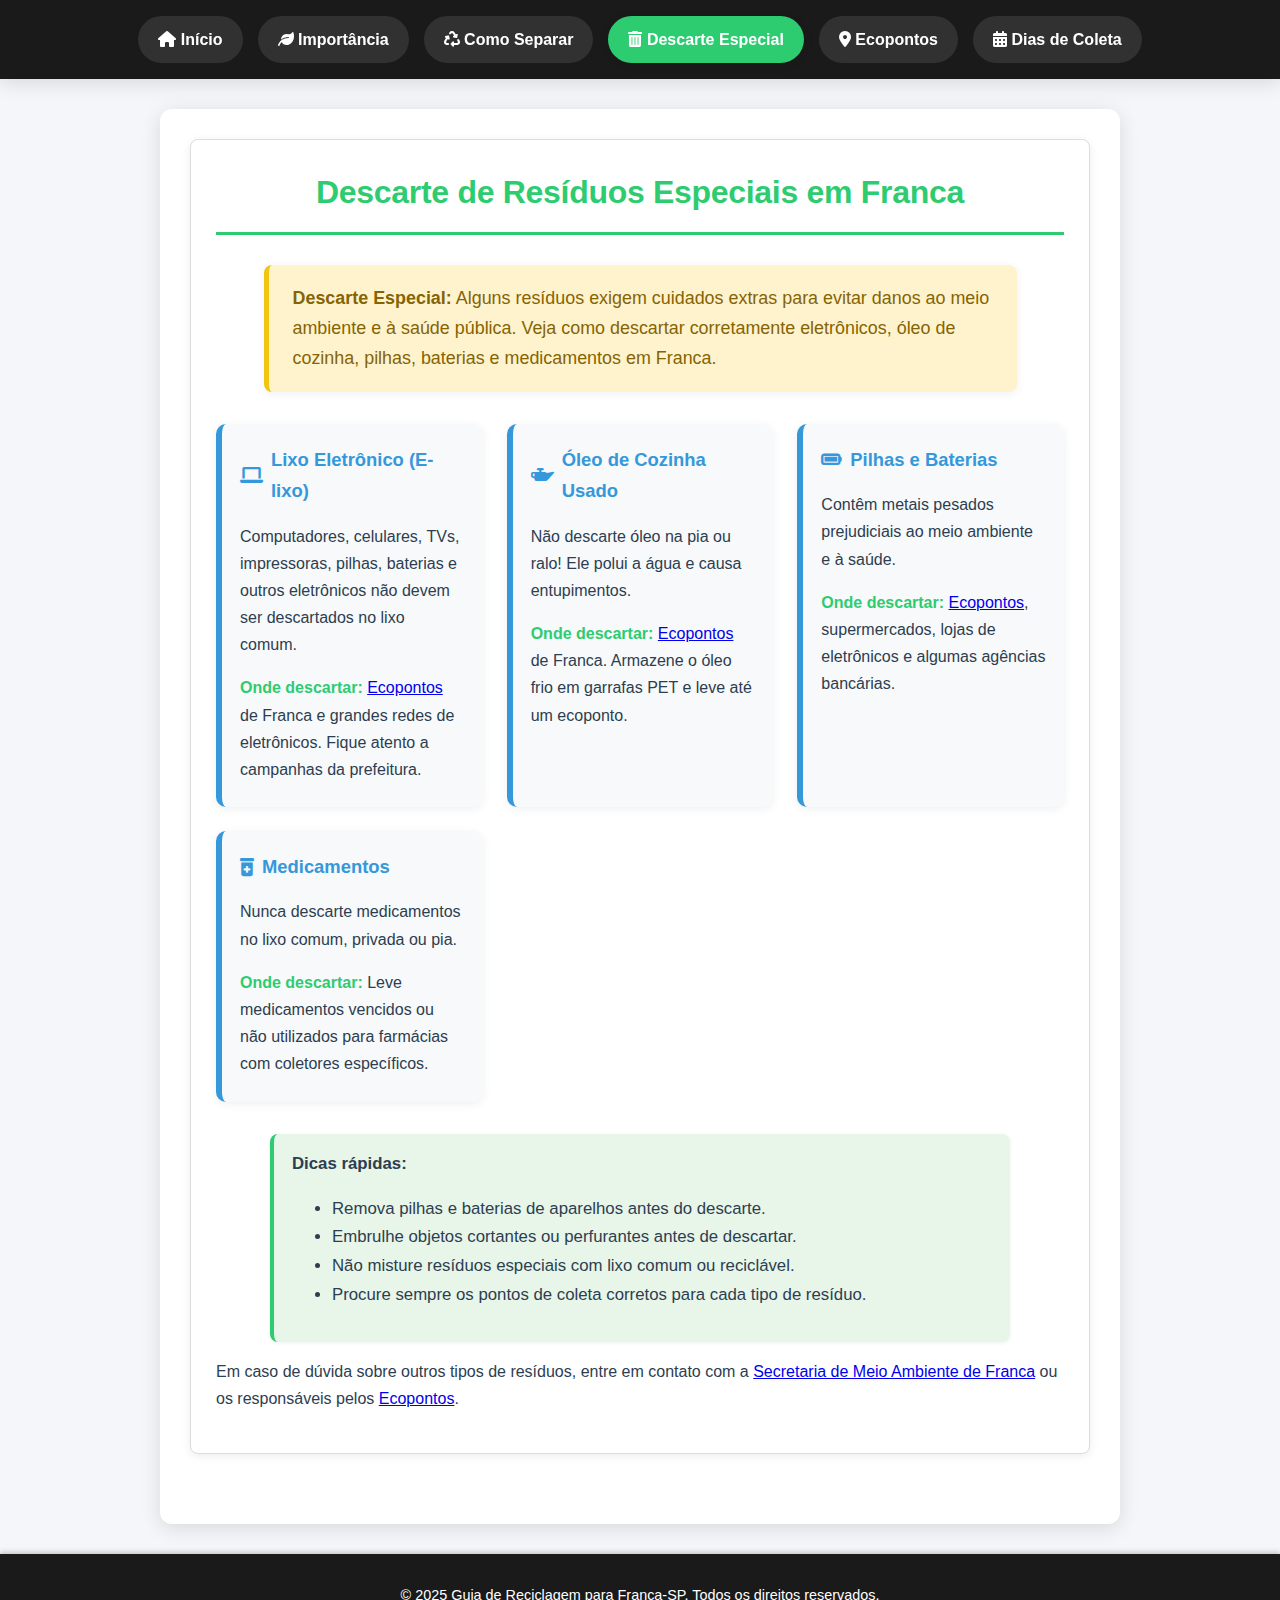
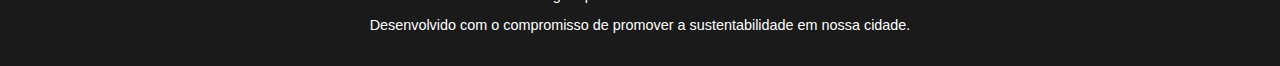
<file: descarte-especial.html>
<!DOCTYPE html>
<html lang="pt-BR">
<head>
    <meta charset="UTF-8">
    <meta name="viewport" content="width=device-width, initial-scale=1.0">
    <meta name="description" content="Guia completo de reciclagem em Franca-SP, com informações sobre separação de lixo, ecopontos e dicas de sustentabilidade.">
    <meta name="keywords" content="reciclagem, Franca-SP, ecopontos, sustentabilidade, descarte de resíduos">
    <meta name="author" content="Guia de Reciclagem para Franca-SP">
    <title>Descarte Especial - Guia de Reciclagem Franca-SP</title>
    <link rel="stylesheet" href="https://cdnjs.cloudflare.com/ajax/libs/font-awesome/6.0.0/css/all.min.css">
    <link rel="stylesheet" href="style.css">
    <link rel="icon" type="image/png" href="images/favicon.png">
    <style>
    h1, h2 {
      text-align: center;
    }
    .intro-especial {
      background: #fff3cd;
      border-left: 5px solid #f1c40f;
      border-radius: 8px;
      padding: 18px 24px;
      margin: 30px auto 32px auto;
      max-width: 700px;
      font-size: 1.12rem;
      color: #856404;
      box-shadow: 0 2px 8px rgba(44, 62, 80, 0.07);
    }
    .special-grid {
      display: grid;
      grid-template-columns: repeat(auto-fit, minmax(260px, 1fr));
      gap: 24px;
      margin: 32px 0;
    }
    .special-card {
      background: #f8f9fa;
      border-radius: 10px;
      box-shadow: 0 2px 8px rgba(44, 62, 80, 0.08);
      padding: 20px 18px 16px 18px;
      text-align: left;
      border-left: 6px solid #3498db;
      transition: box-shadow 0.2s;
      min-height: 210px;
    }
    .special-card h3 {
      margin-top: 0;
      margin-bottom: 10px;
      font-size: 1.15rem;
      color: #3498db;
      display: flex;
      align-items: center;
      gap: 8px;
    }
    .special-card p {
      margin-bottom: 8px;
    }
    .special-card strong {
      color: #2ecc71;
    }
    .tips-especial {
      background: #e8f5e9;
      border-left: 4px solid #2ecc71;
      border-radius: 8px;
      padding: 16px 18px;
      margin: 24px auto 0 auto;
      max-width: 700px;
      color: #2c3e50;
      font-size: 1.05rem;
      box-shadow: 0 1px 4px rgba(44, 62, 80, 0.07);
    }
    @media (max-width: 700px) {
      .special-grid {
        grid-template-columns: 1fr;
        gap: 16px;
      }
      .intro-especial, .tips-especial { padding: 12px 8px; }
    }
    </style>
</head>
<body>
    <header>
        <div class="menu-toggle" id="mobile-menu">
            <span class="bar"></span>
            <span class="bar"></span>
            <span class="bar"></span>
        </div>
        <nav>
            <ul class="nav-list" id="nav-list">
                <li><a href="index.html"><i class="fas fa-home"></i> Início</a></li>
                <li><a href="importancia.html"><i class="fas fa-leaf"></i> Importância</a></li>
                <li><a href="separar.html"><i class="fas fa-recycle"></i> Como Separar</a></li>
                <li><a href="descarte-especial.html" class="active"><i class="fas fa-trash-alt"></i> Descarte Especial</a></li>
                <li><a href="ecopontos.html"><i class="fas fa-map-marker-alt"></i> Ecopontos</a></li>
                <li><a href="dias-coleta.html"><i class="fas fa-calendar-alt"></i> Dias de Coleta</a></li>
            </ul>
        </nav>
    </header>

    <main role="main">
        <section id="descarte-especial-section" aria-labelledby="descarte-especial-heading">
            <h2 id="descarte-especial-heading">Descarte de Resíduos Especiais em Franca</h2>
            <div class="intro-especial">
              <strong>Descarte Especial:</strong> Alguns resíduos exigem cuidados extras para evitar danos ao meio ambiente e à saúde pública. Veja como descartar corretamente eletrônicos, óleo de cozinha, pilhas, baterias e medicamentos em Franca.
            </div>
            <div class="special-grid">
              <div class="special-card">
                <h3><i class="fas fa-laptop"></i> Lixo Eletrônico (E-lixo)</h3>
                <p>Computadores, celulares, TVs, impressoras, pilhas, baterias e outros eletrônicos não devem ser descartados no lixo comum.</p>
                <p><strong>Onde descartar:</strong> <a href="ecopontos.html#ecopontos-map">Ecopontos</a> de Franca e grandes redes de eletrônicos. Fique atento a campanhas da prefeitura.</p>
              </div>
              <div class="special-card">
                <h3><i class="fas fa-oil-can"></i> Óleo de Cozinha Usado</h3>
                <p>Não descarte óleo na pia ou ralo! Ele polui a água e causa entupimentos.</p>
                <p><strong>Onde descartar:</strong> <a href="ecopontos.html#ecopontos-map">Ecopontos</a> de Franca. Armazene o óleo frio em garrafas PET e leve até um ecoponto.</p>
              </div>
              <div class="special-card">
                <h3><i class="fas fa-battery-full"></i> Pilhas e Baterias</h3>
                <p>Contêm metais pesados prejudiciais ao meio ambiente e à saúde.</p>
                <p><strong>Onde descartar:</strong> <a href="ecopontos.html#ecopontos-map">Ecopontos</a>, supermercados, lojas de eletrônicos e algumas agências bancárias.</p>
              </div>
              <div class="special-card">
                <h3><i class="fas fa-prescription-bottle-alt"></i> Medicamentos</h3>
                <p>Nunca descarte medicamentos no lixo comum, privada ou pia.</p>
                <p><strong>Onde descartar:</strong> Leve medicamentos vencidos ou não utilizados para farmácias com coletores específicos.</p>
              </div>
            </div>
            <div class="tips-especial">
              <strong>Dicas rápidas:</strong>
              <ul>
                <li>Remova pilhas e baterias de aparelhos antes do descarte.</li>
                <li>Embrulhe objetos cortantes ou perfurantes antes de descartar.</li>
                <li>Não misture resíduos especiais com lixo comum ou reciclável.</li>
                <li>Procure sempre os pontos de coleta corretos para cada tipo de resíduo.</li>
              </ul>
            </div>
            <p>Em caso de dúvida sobre outros tipos de resíduos, entre em contato com a <a href="https://www.google.com/search?q=secretaria+do+meio+ambiente+de+franca&ie=UTF-8" target="_blank" rel="noopener noreferrer">Secretaria de Meio Ambiente de Franca</a> ou os responsáveis pelos <a href="ecopontos.html#ecopontos-map">Ecopontos</a>.</p>
        </section>
    </main>

    <footer role="contentinfo">
        <p>&copy; 2025 Guia de Reciclagem para Franca-SP. Todos os direitos reservados.</p>
        <p>Desenvolvido com o compromisso de promover a sustentabilidade em nossa cidade.</p>
    </footer>

    <button id="backToTopBtn" aria-label="Voltar ao topo"><i class="fas fa-arrow-up"></i></button>
    <script src="script.js"></script>
    <script>
        document.addEventListener('DOMContentLoaded', () => {
            const mobileMenu = document.getElementById('mobile-menu');
            const navList = document.getElementById('nav-list');

            mobileMenu.addEventListener('click', () => {
                navList.classList.toggle('active');
                mobileMenu.classList.toggle('active'); // Optional: add active class to button for styling
            });
        });
    </script>
</body>
</html>
</file>
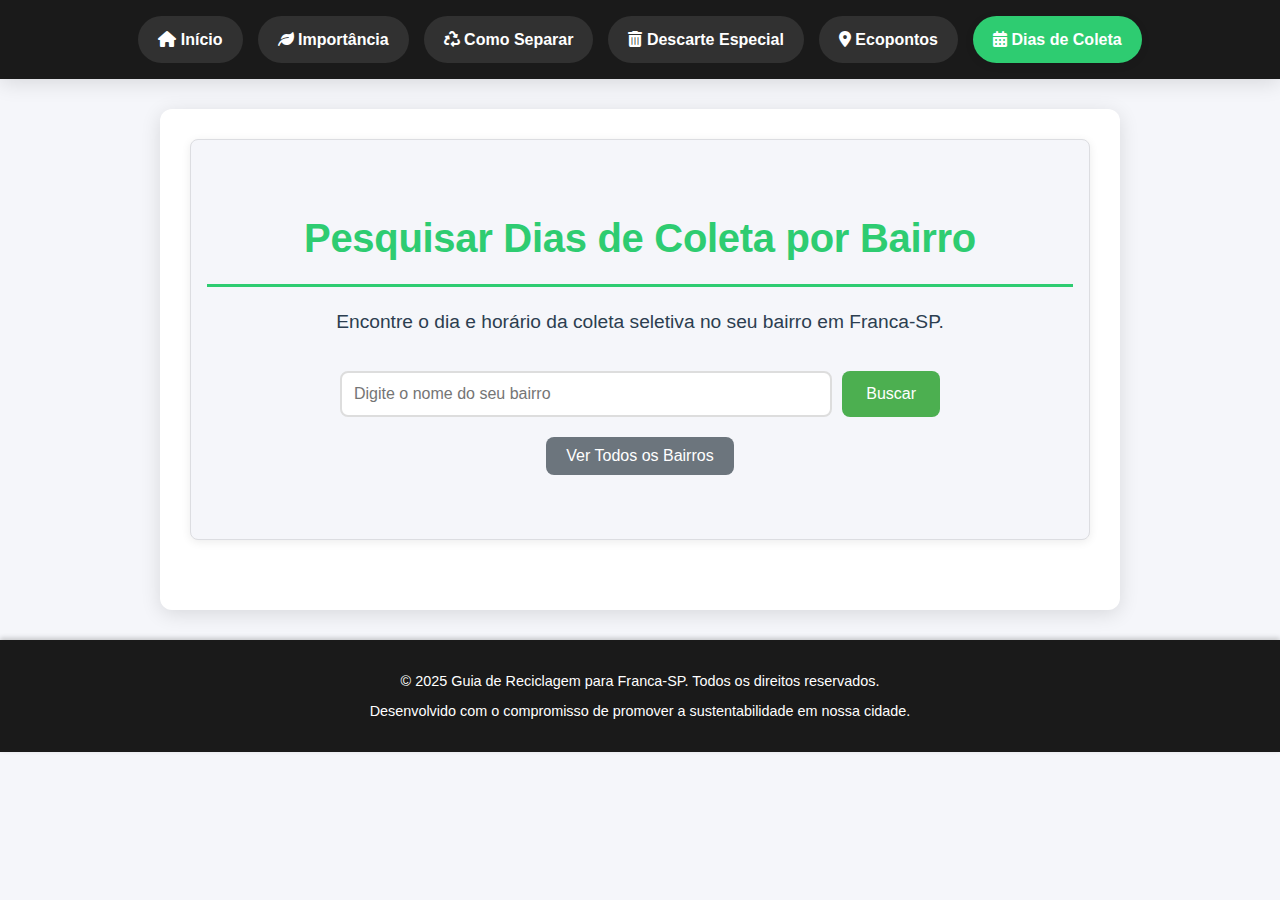
<file: dias-coleta.html>
<!DOCTYPE html>
<html lang="pt-br">
<head>
    <meta charset="UTF-8">
    <meta name="viewport" content="width=device-width, initial-scale=1.0">
    <title>Franca+Verde - Dias de Coleta</title>
    <link rel="stylesheet" href="style.css">
    <link rel="stylesheet" href="https://cdnjs.cloudflare.com/ajax/libs/font-awesome/6.0.0/css/all.min.css">
    <link rel="icon" type="image/png" href="images/favicon.png">
    <style>
        .search-container {
            position: relative;
            max-width: 600px;
            margin: 0 auto;
        }
        .search-input-wrapper {
            position: relative;
            display: flex;
            gap: 10px;
        }
        #neighborhood-input {
            flex: 1;
            padding: 12px;
            border: 2px solid #ddd;
            border-radius: 8px;
            font-size: 16px;
            transition: border-color 0.3s;
        }
        #neighborhood-input:focus {
            border-color: #4CAF50;
            outline: none;
        }
        #search-button {
            padding: 12px 24px;
            background-color: #4CAF50;
            color: white;
            border: none;
            border-radius: 8px;
            cursor: pointer;
            font-size: 16px;
            transition: background-color 0.3s;
        }
        #search-button:hover {
            background-color: #45a049;
        }
        .suggestions-list {
            position: absolute;
            top: 100%;
            left: 0;
            right: 0;
            background: white;
            border: 1px solid #ddd;
            border-radius: 0 0 8px 8px;
            max-height: 200px;
            overflow-y: auto;
            z-index: 1000;
            display: none;
            box-shadow: 0 4px 6px rgba(0,0,0,0.1);
        }
        .suggestion-item {
            padding: 10px 12px;
            cursor: pointer;
            transition: background-color 0.2s;
        }
        .suggestion-item:hover {
            background-color: #f5f5f5;
        }
        .suggestion-item.active {
            background-color: #e8f5e9;
        }
        .result-area {
            margin-top: 20px;
            padding: 15px;
            border-radius: 8px;
            background-color: #f8f9fa;
            display: none;
            border: 1px solid #e9ecef;
            box-shadow: 0 2px 5px rgba(0,0,0,0.05);
        }
        .result-area.show {
            display: block;
        }
        .result-area h3 {
            margin-top: 0;
            color: #343a40;
            border-bottom: 2px solid #4CAF50;
            padding-bottom: 10px;
            margin-bottom: 15px;
            display: flex;
            align-items: center;
            gap: 10px;
        }
        .result-area ul {
            list-style: none;
            padding: 0;
            margin: 0;
        }
        .result-area ul li {
            background-color: #fff;
            border: 1px solid #dee2e6;
            margin-bottom: 8px;
            padding: 12px;
            border-radius: 5px;
            display: flex;
            justify-content: space-between;
            align-items: center;
            flex-wrap: wrap;
        }
        .result-area ul li:last-child {
            margin-bottom: 0;
        }
        .result-area ul li strong {
            color: #007bff;
        }
        .highlight {
            background-color: #fff3cd;
            padding: 2px 4px;
            border-radius: 3px;
        }
        .secondary-button {
            display: block;
            width: fit-content;
            margin: 20px auto 0 auto;
            padding: 10px 20px;
            background-color: #6c757d;
            color: white;
            border: none;
            border-radius: 8px;
            cursor: pointer;
            font-size: 1rem;
            transition: background-color 0.3s;
        }
        .secondary-button:hover {
            background-color: #5a6268;
        }
    </style>
</head>
<body>
    <header>
        <div class="menu-toggle" id="mobile-menu">
            <span class="bar"></span>
            <span class="bar"></span>
            <span class="bar"></span>
        </div>
        <nav>
            <ul class="nav-list" id="nav-list">
                <li><a href="index.html"><i class="fas fa-home"></i> Início</a></li>
                <li><a href="importancia.html"><i class="fas fa-leaf"></i> Importância</a></li>
                <li><a href="separar.html"><i class="fas fa-recycle"></i> Como Separar</a></li>
                <li><a href="descarte-especial.html"><i class="fas fa-trash-alt"></i> Descarte Especial</a></li>
                <li><a href="ecopontos.html"><i class="fas fa-map-marker-alt"></i> Ecopontos</a></li>
                <li><a href="dias-coleta.html" class="active"><i class="fas fa-calendar-alt"></i> Dias de Coleta</a></li>
            </ul>
        </nav>
    </header>

    <main>
        <section class="intro-section">
            <div class="container">
                <h2>Pesquisar Dias de Coleta por Bairro</h2>
                <p>Encontre o dia e horário da coleta seletiva no seu bairro em Franca-SP.</p>
                <div class="search-container">
                    <div class="search-input-wrapper">
                        <input type="text" id="neighborhood-input" placeholder="Digite o nome do seu bairro" autocomplete="off">
                        <button id="search-button">Buscar</button>
                    </div>
                    <div class="suggestions-list" id="suggestions-list"></div>
                </div>
                <div id="result-area" class="result-area">
                    </div>
                <div id="view-hide-buttons" style="text-align: center; margin-top: 20px;">
                    <button id="view-all-button" class="secondary-button">Ver Todos os Bairros</button>
                    <button id="hide-all-button" class="secondary-button" style="display: none;">Esconder Lista</button>
                </div>
                <div id="all-neighborhoods-list" class="result-area">
                    </div>
            </div>
        </section>
    </main>

    <footer>
        <p>&copy; 2025 Guia de Reciclagem para Franca-SP. Todos os direitos reservados.</p>
        <p>Desenvolvido com o compromisso de promover a sustentabilidade em nossa cidade.</p>
    </footer>

    <button id="backToTopBtn" aria-label="Voltar ao topo"><i class="fas fa-arrow-up"></i></button>

    <script src="script.js"></script>
    <script>
        document.addEventListener('DOMContentLoaded', () => {
            const mobileMenu = document.getElementById('mobile-menu');
            const navList = document.getElementById('nav-list');

            mobileMenu.addEventListener('click', () => {
                navList.classList.toggle('active');
                mobileMenu.classList.toggle('active'); // Optional: add active class to button for styling
            });

            // Code specific to dias-coleta.html
            if (document.getElementById('neighborhood-input')) {

            // Sample collection data (replace with real data)
            const collectionData = [
        { neighborhood: "BELVEDERE BANDEIRANTE", day: "QUARTA-FEIRA - DIA" },
        { neighborhood: "CABCEIRA DAS CANDEIAS", day: "QUINTA-FEIRA - DIA" },
        { neighborhood: "CENTRO (VOLUNTARIOS DA FRANCA SENTIDO CHAMPAGNAT)", day: "TER/ QUI/ SAB - NOITE" },
        { neighborhood: "CENTRO (VOLUNTARIOS DA FRANCA SENTIDO MAJOR NICÁCIO)", day: "SEG/ QUA/ SEX - NOITE" },
        { neighborhood: "CHÁCARA ESPRAIADO", day: "SEGUNDA-FEIRA - NOITE" },
        { neighborhood: "CHÁCARA RES. ANA DOROTHÉIA", day: "QUARTA-FEIRA - DIA" },
        { neighborhood: "CHÁCARA SANTO ANTONIO", day: "SEGUNDA-FEIRA - DIA" },
        { neighborhood: "CHÁCARA VALE BELO", day: "QUARTA-FEIRA - DIA" },
        { neighborhood: "CHÁCARAS SÃO PAULO", day: "TERÇA-FEIRA -  DIA" },
        { neighborhood: "CIDADE NOVA", day: "SEXTA-FEIRA - NOITE" },
        { neighborhood: "CITY PETRÓPOLIS", day: "SÁBADO - DIA" },
        { neighborhood: "COND. IVAN POLO", day: "TERÇA-FEIRA -  DIA" },
        { neighborhood: "COND. RES. ROYAL PARK", day: "QUINTA-FEIRA - DIA" },
        { neighborhood: "COND. RES. SPAZIO VITTA BLUB", day: "SEXTA-FEIRA - DIA" },
        { neighborhood: "COND. VILLAGIO DA COLINA", day: "QUARTA-FEIRA - DIA" },
        { neighborhood: "CONJ. HAB.  OCTAVIO CILURZO", day: "QUARTA-FEIRA - DIA" },
        { neighborhood: "CONJ. HAB. COSTA E SILVA", day: "QUARTA-FEIRA - DIA" },
        { neighborhood: "CONJ. HAB. CURTUMEIROS", day: "TERÇA-FEIRA -  DIA" },
        { neighborhood: "CONJ. HAB. ESTANLSAU JOSÉ CARETA", day: "SEGUNDA-FEIRA - DIA" },
        { neighborhood: "CONJ. VEREADOR ANT. MARCOS KALUF", day: "SÁBADO - DIA" },
        { neighborhood: "CONS. RES. BERNARINO PUCCI", day: "SÁBADO - NOITE" },
        { neighborhood: "DES. JD. DAS CANDEIAS", day: "QUINTA-FEIRA - DIA" },
        { neighborhood: "DES. JD. DAS CANDEIAS II", day: "QUINTA-FEIRA - DIA" },
        { neighborhood: "DES. ROBERTO MARCANTONIO", day: "SEXTA-FEIRA - DIA" },
        { neighborhood: "DIST. IND. ANTONIO DELLA TORRE", day: "TERÇA-FEIRA - NOITE" },
        { neighborhood: "DIST. IND. ONOFRE JACOMETTI", day: "TERÇA-FEIRA - NOITE" },
        { neighborhood: "ESP. PRIMO MENEGHETTI", day: "QUARTA-FEIRA - DIA" },
        { neighborhood: "ESP. PRIMO MENEGHETTI II", day: "QUARTA-FEIRA - NOITE" },
        { neighborhood: "ESTAÇÃO", day: "SEG/ QUA/ SEX - NOITE" },
        { neighborhood: "FRANCA POLO CLUBE", day: "SEGUNDA-FEIRA - NOITE" },
        { neighborhood: "JD NOÊMIA (CHAFIC FACURY SENTIDO PESQUE PAGUE)", day: "QUARTA-FEIRA - NOITE" },
        { neighborhood: "JD.  PALESTINA", day: "QUARTA-FEIRA - DIA" },
        { neighborhood: "JD.  PAULISTA", day: "SEXTA-FEIRA - DIA" },
        { neighborhood: "JD. ADELINHA", day: "TERÇA-FEIRA - NOITE" },
        { neighborhood: "JD. AEROPORTO I", day: "SEGUNDA-FEIRA - DIA" },
        { neighborhood: "JD. AEROPORTO II", day: "SEGUNDA-FEIRA - DIA" },
        { neighborhood: "JD. AEROPORTO III", day: "SEGUNDA-FEIRA - DIA" },
        { neighborhood: "JD. AEROPORTO IV", day: "SEGUNDA-FEIRA - DIA" },
        { neighborhood: "JD. ALVORADA", day: "SEGUNDA-FEIRA - DIA" },
        { neighborhood: "JD. ANGELA ROSA", day: "QUARTA-FEIRA - DIA" },
        { neighborhood: "JD. ANITA", day: "TERÇA-FEIRA -  DIA" },
        { neighborhood: "JD. AVIAÇÃO", day: "SEGUNDA-FEIRA - DIA" },
        { neighborhood: "JD. BARÃO", day: "QUINTA-FEIRA - DIA" },
        { neighborhood: "JD. BETHÂNIA", day: "SEXTA-FEIRA - DIA" },
        { neighborhood: "JD. BOA ESPERANÇA", day: "SEXTA-FEIRA - DIA" },
        { neighborhood: "JD. BONSUCESSO", day: "TERÇA-FEIRA -  DIA" },
        { neighborhood: "JD. BRASIL", day: "QUARTA-FEIRA - DIA" },
        { neighborhood: "JD. BRASILÂNDIA", day: "QUARTA-FEIRA - DIA" },
        { neighborhood: "JD. BUENO", day: "SEXTA-FEIRA - DIA" },
        { neighborhood: "JD. CALIFÓRNIA", day: "QUINTA-FEIRA - DIA" },
        { neighborhood: "JD. CAMBUÍ", day: "SÁBADO - DIA" },
        { neighborhood: "JD. CASTELO SOBERANO", day: "QUARTA-FEIRA - NOITE" },
        { neighborhood: "JD. CÉLIO CERQUEIRA", day: "SEXTA-FEIRA - DIA" },
        { neighborhood: "JD. CENTENÁRIO", day: "QUARTA-FEIRA - DIA" },
        { neighborhood: "JD. CONCEIÇÃO LEITE", day: "QUINTA-FEIRA - DIA" },
        { neighborhood: "JD. CONSOLAÇÃO", day: "TERÇA-FEIRA -  DIA" },
        { neighborhood: "JD. COPACABANA", day: "TERÇA-FEIRA -  DIA" },
        { neighborhood: "JD. DERMÍNIO", day: "TERÇA-FEIRA -  DIA" },
        { neighborhood: "JD. DO ÉDEN", day: "QUARTA-FEIRA - DIA" },
        { neighborhood: "JD. DO LÍBANO", day: "QUARTA-FEIRA - DIA" },
        { neighborhood: "JD. DR. ANTONIO PETRAGLIA", day: "QUINTA-FEIRA - DIA" },
        { neighborhood: "JD. ELDORADO", day: "TERÇA-FEIRA -  DIA" },
        { neighborhood: "JD. ELISA", day: "SEXTA-FEIRA - DIA" },
        { neighborhood: "JD. ESPRAIADO", day: "SEXTA-FEIRA - DIA" },
        { neighborhood: "JD. FLORIDA", day: "SEGUNDA-FEIRA - DIA" },
        { neighborhood: "JD. FREITAS DINIZ", day: "QUARTA-FEIRA - DIA" },
        { neighborhood: "JD. GUANABARA", day: "QUINTA-FEIRA - DIA" },
        { neighborhood: "JD. INDEPENDÊNCIA", day: "QUINTA-FEIRA - DIA" },
        { neighborhood: "JD. INTEGRAÇÃO", day: "QUINTA-FEIRA - DIA" },
        { neighborhood: "JD. IPANEMA", day: "SÁBADO - DIA" },
        { neighborhood: "JD. JACINTHO NERY", day: "TERÇA-FEIRA -  DIA" },
        { neighborhood: "JD. JOÃO LIPORONI", day: "QUINTA-FEIRA - NOITE" },
        { neighborhood: "JD. LIMA", day: "TERÇA-FEIRA -  DIA" },
        { neighborhood: "JD. LUIZA I", day: "SÁBADO - DIA" },
        { neighborhood: "JD. LUIZA II", day: "SÁBADO - DIA" },
        { neighborhood: "JD. MARAMBAIA", day: "SÁBADO - DIA" },
        { neighborhood: "JD. MARIA GABRIELA", day: "QUINTA-FEIRA - DIA" },
        { neighborhood: "JD. MARIA ROSA", day: "QUINTA-FEIRA - DIA" },
        { neighborhood: "JD. MARILIA", day: "TERÇA-FEIRA -  DIA" },
        { neighborhood: "JD. MARTINS", day: "TERÇA-FEIRA -  DIA" },
        { neighborhood: "JD. MILENA", day: "QUINTA-FEIRA - DIA" },
        { neighborhood: "JD. MIRON", day: "QUINTA-FEIRA - DIA" },
        { neighborhood: "JD. MONTE CARLO", day: "QUARTA-FEIRA - DIA" },
        { neighborhood: "JD. NOÊMIA (CHAFIC FACURY SENTIDO JAIME TELINI)", day: "QUARTA-FEIRA - DIA" },
        { neighborhood: "JD. PAINEIRAS", day: "SÁBADO - DIA" },
        { neighborhood: "JD. PALMA", day: "QUARTA-FEIRA - DIA" },
        { neighborhood: "JD. PALMEIRAS", day: "TERÇA-FEIRA -  DIA" },
        { neighborhood: "JD. PANORAMA", day: "QUARTA-FEIRA - DIA" },
        { neighborhood: "JD. PARATY", day: "QUARTA-FEIRA - DIA" },
        { neighborhood: "JD. PAULISTANO", day: "QUARTA-FEIRA - DIA" },
        { neighborhood: "JD. PAULO ARCHETTI", day: "TERÇA-FEIRA -  DIA" },
        { neighborhood: "JD. PETRAGLIA", day: "QUINTA-FEIRA - DIA" },
        { neighborhood: "JD. PINHEIROS I", day: "SÁBADO - DIA" },
        { neighborhood: "JD. PIRATININGA", day: "QUARTA-FEIRA - DIA" },
        { neighborhood: "JD. PIRATININGA II", day: "SEXTA-FEIRA - DIA" },
        { neighborhood: "JD. PLANALTO", day: "QUINTA-FEIRA - DIA" },
        { neighborhood: "JD. PORTINARI", day: "SÁBADO - DIA" },
        { neighborhood: "JD. PULICANO", day: "TERÇA-FEIRA -  DIA" },
        { neighborhood: "JD. REDENTOR", day: "SÁBADO - NOITE" },
        { neighborhood: "JD. REGINA HELENA", day: "TERÇA-FEIRA -  DIA" },
        { neighborhood: "JD. RIVIEIRA", day: "QUINTA-FEIRA - DIA" },
        { neighborhood: "JD. ROSELÂNDIA I", day: "TERÇA-FEIRA -  DIA" },
        { neighborhood: "JD. ROSELÂNDIA II", day: "TERÇA-FEIRA -  DIA" },
        { neighborhood: "JD. SAMELLO IV", day: "QUARTA-FEIRA - NOITE" },
        { neighborhood: "JD. SAMELLO V", day: "QUARTA-FEIRA - DIA" },
        { neighborhood: "JD. SAMELLO WOODS", day: "QUARTA-FEIRA - NOITE" },
        { neighborhood: "JD. SANTA BÁRBARA", day: "SEGUNDA-FEIRA - DIA" },
        { neighborhood: "JD. SANTA EFIGÊNIA", day: "TERÇA-FEIRA -  DIA" },
        { neighborhood: "JD. SANTA EUGÊNIA", day: "QUINTA-FEIRA - DIA" },
        { neighborhood: "JD. SANTA LÚCIA", day: "SEGUNDA-FEIRA - DIA" },
        { neighborhood: "JD. SANTANA", day: "TERÇA-FEIRA -  DIA" },
        { neighborhood: "JD. SANTO AGOSTINHO", day: "SEXTA-FEIRA - DIA" },
        { neighborhood: "JD. SÃO FRANCISCO", day: "QUARTA-FEIRA - DIA" },
        { neighborhood: "JD. SÃO GABRIEL", day: "TERÇA-FEIRA -  DIA" },
        { neighborhood: "JD. SÃO LUIZ I", day: "QUARTA-FEIRA - DIA" },
        { neighborhood: "JD. SÃO LUIZ II", day: "QUARTA-FEIRA - DIA" },
        { neighborhood: "JD. SÃO PAULO", day: "TERÇA-FEIRA -  DIA" },
        { neighborhood: "JD. SÃO VICENTE", day: "TERÇA-FEIRA -  DIA" },
        { neighborhood: "JD. SEMINÁRIO", day: "SEXTA-FEIRA - DIA" },
        { neighborhood: "JD. SIMÕES", day: "TERÇA-FEIRA - NOITE" },
        { neighborhood: "JD. TANGARÁ", day: "TERÇA-FEIRA -  DIA" },
        { neighborhood: "JD. TRÊS COLINAS", day: "QUARTA-FEIRA - DIA" },
        { neighborhood: "JD. TROPICAL I", day: "QUINTA-FEIRA - NOITE" },
        { neighborhood: "JD. TROPICAL II", day: "QUINTA-FEIRA - NOITE" },
        { neighborhood: "JD. VENEZA", day: "TERÇA-FEIRA -  DIA" },
        { neighborhood: "JD. VERA CRUZ I", day: "SÁBADO - DIA" },
        { neighborhood: "JD. VERA CRUZ II", day: "SÁBADO - DIA" },
        { neighborhood: "JD. VERA CRUZ III", day: "SÁBADO - DIA" },
        { neighborhood: "JD. ZELINDA", day: "TERÇA-FEIRA - NOITE" },
        { neighborhood: "JESUS MARIA JOSÉ", day: "TER/ QUI/ SAB - NOITE" },
        { neighborhood: "LEPORACE V", day: "SÁBADO - DIA" },
        { neighborhood: "MIRAMONTES", day: "SÁBADO - DIA" },
        { neighborhood: "MORADA DO SOL", day: "TERÇA-FEIRA - NOITE" },
        { neighborhood: "MORADA DO VERDE", day: "SEGUNDA-FEIRA - DIA" },
        { neighborhood: "NOVO CENTRO", day: "TERÇA-FEIRA -  DIA" },
        { neighborhood: "NÚCLEO AGRICOLA  ALPHA", day: "SEGUNDA-FEIRA - DIA" },
        { neighborhood: "POLO IND.  ABILLO NOGUEIRA", day: "TERÇA-FEIRA - NOITE" },
        { neighborhood: "POLO IND. AMAZONAS", day: "TERÇA-FEIRA - NOITE" },
        { neighborhood: "POLO IND. SÃO BERNARDO", day: "TERÇA-FEIRA - NOITE" },
        { neighborhood: "PQ. ALVORADA", day: "QUINTA-FEIRA - DIA" },
        { neighborhood: "PQ. BOA VISTA", day: "QUINTA-FEIRA - DIA" },
        { neighborhood: "PQ. CASTELO", day: "SEGUNDA-FEIRA - DIA" },
        { neighborhood: "PQ. CONTINENTAL", day: "TERÇA-FEIRA -  DIA" },
        { neighborhood: "PQ. DAS ACÁCIAS", day: "SEXTA-FEIRA - NOITE" },
        { neighborhood: "PQ. DAS ÁRVORES", day: "SEGUNDA-FEIRA - DIA" },
        { neighborhood: "PQ. DAS ESMERALDAS", day: "TERÇA-FEIRA - NOITE" },
        { neighborhood: "PQ. DO HORTO MIGUEL SABIO DE MELLO FILHO", day: "SÁBADO - NOITE" },
        { neighborhood: "PQ. DOM PEDRO I", day: "SÁBADO - NOITE" },
        { neighborhood: "PQ. DOS LIMA", day: "TERÇA-FEIRA -  DIA" },
        { neighborhood: "PQ. DOS MUTIRANTES", day: "SÁBADO - NOITE" },
        { neighborhood: "PQ. DOS PINHAIS", day: "QUINTA-FEIRA - DIA" },
        { neighborhood: "PQ. DOS YPÊS", day: "QUARTA-FEIRA - DIA" },
        { neighborhood: "PQ. DR. CARRÃO", day: "QUINTA-FEIRA - DIA" },
        { neighborhood: "PQ. FLORESTAL", day: "TERÇA-FEIRA - NOITE" },
        { neighborhood: "PQ. FRANCAL", day: "TERÇA-FEIRA -  DIA" },
        { neighborhood: "PQ. FRANVILLE", day: "QUARTA-FEIRA - DIA" },
        { neighborhood: "PQ. FREMONT", day: "QUARTA-FEIRA - NOITE" },
        { neighborhood: "PQ. JARDIM PROGRESSO (LOCALIZA SENTIDO MACRO)", day: "TERÇA-FEIRA -  DIA" },
        { neighborhood: "PQ. JOÃO LEITE", day: "QUINTA-FEIRA - DIA" },
        { neighborhood: "PQ. MOEMA", day: "QUINTA-FEIRA - DIA" },
        { neighborhood: "PQ. MUNDO NOVO", day: "SEGUNDA-FEIRA - DIA" },
        { neighborhood: "PQ. PRIMAVERA", day: "SEGUNDA-FEIRA - DIA" },
        { neighborhood: "PQ. PROGRESSO (LOCALIZA SENTIDO TRAVESSIA)", day: "SEGUNDA-FEIRA - DIA" },
        { neighborhood: "PQ. RES. SANTA MARIA", day: "TERÇA-FEIRA -  DIA" },
        { neighborhood: "PQ. SANTA ADÉLIA", day: "QUINTA-FEIRA - DIA" },
        { neighborhood: "PQ. SANTA HILDA", day: "QUARTA-FEIRA - NOITE" },
        { neighborhood: "PQ. SÃO JORGE", day: "QUINTA-FEIRA - DIA" },
        { neighborhood: "PQ. TRÊS COLINAS", day: "SEXTA-FEIRA - NOITE" },
        { neighborhood: "PQ. UNIVERSITÁRIO", day: "SEGUNDA-FEIRA - DIA" },
        { neighborhood: "PQ. VICENTE LEPORACE I (AV. ABRAÃO BRICKMAN SENTIDO TROPICAL)", day: "QUINTA-FEIRA - NOITE" },
        { neighborhood: "PQ. VICENTE LEPORACE I (AV. ABRAÃO BRICKMAN SENTIDO VERA CRUZ)", day: "SÁBADO - DIA" },
        { neighborhood: "PQ. VICENTE LEPORACE II", day: "SÁBADO - DIA" },
        { neighborhood: "PQ. VICENTE LEPORACE III (AV. ABRAÃO BRICKMAN SENTMANHãOIDO TROPICAL)", day: "QUINTA-FEIRA - NOITE" },
        { neighborhood: "PQ. VILA IZABEL", day: "SEXTA-FEIRA - DIA" },
        { neighborhood: "PQ. VITÓRIA RÉGIA", day: "TERÇA-FEIRA -  DIA" },
        { neighborhood: "PROL VILA SANTA TEREZINHA", day: "SÁBADO - NOITE" },
        { neighborhood: "PROL. AEROPORTO I", day: "SEGUNDA-FEIRA - DIA" },
        { neighborhood: "PROL. JD. AEROPORTO II", day: "SEGUNDA-FEIRA - DIA" },
        { neighborhood: "PROL. JD. ANGELA ROSA I", day: "SEXTA-FEIRA - DIA" },
        { neighborhood: "PROL. JD. ANGELA ROSA II", day: "SEXTA-FEIRA - DIA" },
        { neighborhood: "PROL. JD. BRASILÂNDIA", day: "QUARTA-FEIRA - DIA" },
        { neighborhood: "PROL. JD. CONSOLAÇÃO", day: "TERÇA-FEIRA -  DIA" },
        { neighborhood: "PROL. JD. DO ÉDEN", day: "QUARTA-FEIRA - DIA" },
        { neighborhood: "PROL. JD. DR. ANTONIO PETRAGLIA", day: "QUINTA-FEIRA - DIA" },
        { neighborhood: "PROL. JD. FLORIDA", day: "SEGUNDA-FEIRA - DIA" },
        { neighborhood: "PROL. JD. FRANCANO", day: "TERÇA-FEIRA -  DIA" },
        { neighborhood: "PROL. JD. FRANCANO", day: "TERÇA-FEIRA -  DIA" },
        { neighborhood: "PROL. JD. LINA", day: "TERÇA-FEIRA -  DIA" },
        { neighborhood: "PROL. JD. MARTINS", day: "TERÇA-FEIRA -  DIA" },
        { neighborhood: "PROL. JD. SANTA BÁRBARA", day: "SEGUNDA-FEIRA - DIA" },
        { neighborhood: "PROL. PAULISTA", day: "SEXTA-FEIRA - DIA" },
        { neighborhood: "PROL. PQ. DAS ESMERALDAS", day: "TERÇA-FEIRA - NOITE" },
        { neighborhood: "PROL. PQ. VILA IZABEL", day: "SEXTA-FEIRA - DIA" },
        { neighborhood: "PROL. RES. ANA DOROTHÉIA", day: "QUARTA-FEIRA - DIA" },
        { neighborhood: "PROL. RES. ELIMAR", day: "SEGUNDA-FEIRA - NOITE" },
        { neighborhood: "PROL. SÃO JOSE", day: "SEXTA-FEIRA - DIA" },
        { neighborhood: "PROL. SÃO JOSÉ", day: "SEXTA-FEIRA - DIA" },
        { neighborhood: "PROL. VILA APARECIDA", day: "SEXTA-FEIRA - DIA" },
        { neighborhood: "PROL. VILA CHICO JÚLIO", day: "QUINTA-FEIRA - DIA" },
        { neighborhood: "PROL. VILA DUQUE DE CAXIAS", day: "SEXTA-FEIRA - NOITE" },
        { neighborhood: "PROL. VILA HÍPICA", day: "SEGUNDA-FEIRA - NOITE" },
        { neighborhood: "PROL. VILA IMPERADOR", day: "QUINTA-FEIRA - DIA" },
        { neighborhood: "PROL. VILA INDUSTRIAL", day: "QUARTA-FEIRA - NOITE" },
        { neighborhood: "PROL. VILA SAMELLO", day: "QUARTA-FEIRA - NOITE" },
        { neighborhood: "PROL. VILA SANTA CRUZ", day: "SEXTA-FEIRA - DIA" },
        { neighborhood: "PROL. VILA SANTA CRUZ", day: "SEXTA-FEIRA - DIA" },
        { neighborhood: "PROL. VILA SANTA TEREZA", day: "SEXTA-FEIRA - NOITE" },
        { neighborhood: "PROL. VILA SANTOS DUMONT", day: "QUINTA-FEIRA - DIA" },
        { neighborhood: "PROL. VILA SCARABUCI", day: "SEXTA-FEIRA - DIA" },
        { neighborhood: "RECANTO CAMPESTRE OURO VERDE", day: "TERÇA-FEIRA - NOITE" },
        { neighborhood: "RECANTO DO ITABÉM", day: "QUINTA-FEIRA - DIA" },
        { neighborhood: "RECANTO ELIMAR", day: "SEGUNDA-FEira - noite" },
        { neighborhood: "RECANTO ELIMAR II", day: "SEGUNDA-FEIRA - DIA" },
        { neighborhood: "RECANTO FORTUNA", day: "QUINTA-FEIRA - DIA" },
        { neighborhood: "RECANTO HELIODORO", day: "SÁBADO - DIA" },
        { neighborhood: "RECREIO CAMPO BELO", day: "SÁBADO - NOITE" },
        { neighborhood: "RES. ADRIANO FERREIRA", day: "TERÇA-FEIRA -  DIA" },
        { neighborhood: "RES. ALTO DA VILA APARECIDA", day: "QUARTA-FEIRA - DIA" },
        { neighborhood: "RES. AMAZONAS", day: "TERÇA-FEIRA -  DIA" },
        { neighborhood: "RES. ANA DOROTHÉIA", day: "QUARTA-FEIRA - DIA" },
        { neighborhood: "RES. ANA TERRA", day: "QUINTA-FEIRA - DIA" },
        { neighborhood: "RES. BALDASSARI", day: "SEXTA-FEIRA - NOITE" },
        { neighborhood: "RES. CHICO NECA", day: "QUARTA-FEIRA - DIA" },
        { neighborhood: "RES. COLINA DO ESPRAIADO", day: "QUARTA-FEIRA - NOITE" },
        { neighborhood: "RES. DOM BOSCO", day: "SÁBADO - DIA" },
        { neighborhood: "RES. DORA MARIA", day: "SÁBADO - DIA" },
        { neighborhood: "RES. DOURADO", day: "SEGUNDA-FEIRA - NOITE" },
        { neighborhood: "RES. ENGENHO QUEIMADO", day: "TERÇA-FEIRA -  DIA" },
        { neighborhood: "RES. FERRACINI", day: "TERÇA-FEIRA -  DIA" },
        { neighborhood: "RES. FLAMBOYANT", day: "QUARTA-FEIRA - DIA" },
        { neighborhood: "RES. GRAMADOS I", day: "SEGUNDA-FEIRA - NOITE" },
        { neighborhood: "RES. GRAMADOS II", day: "SEGUNDA-FEIRA - NOITE" },
        { neighborhood: "RES. ITAPUÃ", day: "TERÇA-FEIRA -  DIA" },
        { neighborhood: "RES. JD. CANADÁ", day: "QUARTA-FEIRA - DIA" },
        { neighborhood: "RES. JOSÉ DE CARLOS", day: "SEGUNDA-FEIRA - NOITE" },
        { neighborhood: "RES. JOVITA DE MELO", day: "QUARTA-FEIRA - NOITE" },
        { neighborhood: "RES. MEIRELLES", day: "QUINTA-FEIRA - NOITE" },
        { neighborhood: "RES. MESTRE TOM JOBIM", day: "SEGUNDA-FEIRA - NOITE" },
        { neighborhood: "RES. MOREIRA JUNIOR", day: "SÁBADO - DIA" },
        { neighborhood: "RES. NOSSO LAR", day: "QUINTA-FEIRA - DIA" },
        { neighborhood: "RES. NOVA FRANCA", day: "QUINTA-FEIRA - DIA" },
        { neighborhood: "RES. OLAVO PINHEIRO", day: "SÁBADO - DIA" },
        { neighborhood: "RES. PALERMO", day: "TERÇA-FEIRA -  DIA" },
        { neighborhood: "RES. PALERMO CITY", day: "TERÇA-FEIRA -  DIA" },
        { neighborhood: "RES. PARAÍSO I", day: "SEGUNDA-FEIRA - DIA" },
        { neighborhood: "RES. PERES ELIAS", day: "TERÇA-FEIRA - NOITE" },
        { neighborhood: "RES. PÉROLA", day: "TERÇA-FEIRA -  DIA" },
        { neighborhood: "RES. PORTO DOS SONHOS", day: "QUARTA-FEIRA - DIA" },
        { neighborhood: "RES. PQ. DOS PÁSSAROS", day: "SÁBADO - DIA" },
        { neighborhood: "RES. RODRIGO SALLOUM", day: "QUARTA-FEIRA - DIA" },
        { neighborhood: "RES. RUBI", day: "TERÇA-FEIRA -  DIA" },
        { neighborhood: "RES. SAN DIEGO", day: "SEGUNDA-FEIRA - DIA" },
        { neighborhood: "RES. SANTA EMÍLIA", day: "SEXTA-FEIRA - DIA" },
        { neighborhood: "RES. SÃO DOMINGOS", day: "SÁBADO - DIA" },
        { neighborhood: "RES. SÃO JERÔNIMO", day: "QUARTA-FEIRA - DIA" },
        { neighborhood: "RES. SÃO TOMAZ", day: "QUINTA-FEIRA - DIA" },
        { neighborhood: "RES. SÃO VICENTE", day: "QUINTA-FEIRA - DIA" },
        { neighborhood: "RES. VEREDAS DI FRANCA", day: "SEGUNDA-FEIRA - DIA" },
        { neighborhood: "RES. VILA LOBOS", day: "SEGUNDA-FEIRA - NOITE" },
        { neighborhood: "RES. VILA TOTOLI", day: "QUINTA-FEIRA - DIA" },
        { neighborhood: "RES. ZANETTI", day: "QUARTA-FEIRA - DIA" },
        { neighborhood: "RESIDENCIAL OLIVITO", day: "SEGUNDA-FEIRA - DIA" },
        { neighborhood: "SAMEL PARK", day: "SÁBADO - NOITE" },
        { neighborhood: "SÃO JOAQUIM", day: "TERÇA-FEIRA -  DIA" },
        { neighborhood: "SÃO JOSÉ (R. JOSÉ RODRIGUES SENTIDO AV. SETE DE SETEMBRO)", day: "SEXTA-FEIRA - NOITE" },
        { neighborhood: "SÃO JOSÉ (R. JOSÉ RODRIGUES SENTIDO LANCHÃO)", day: "SEXTA-FEIRA - DIA" },
        { neighborhood: "VALE DA LUA AZUL", day: "SEGUNDA-FEIRA - DIA" },
        { neighborhood: "VILA  REAL", day: "SEGUNDA-FEIRA - NOITE" },
        { neighborhood: "VILA BENELLI", day: "SEXTA-FEIRA - NOITE" },
        { neighborhood: "VILA CARRENHO", day: "SEXTA-FEIRA - NOITE" },
        { neighborhood: "VILA CEL. ANTONIO JACINTHO SOBRINHO", day: "TERÇA-FEIRA -  DIA" },
        { neighborhood: "VILA CEL. ANTONIO JACINTHO SOBRINHO", day: "TERÇA-FEIRA -  DIA" },
        { neighborhood: "VILA CHAMPGANAT", day: "TERÇA-FEIRA -  DIA" },
        { neighborhood: "VILA CHICO JÚLIO", day: "QUINTA-FEIRA - DIA" },
        { neighborhood: "VILA DA MARTA", day: "QUARTA-FEIRA - DIA" },
        { neighborhood: "VILA DUQUE DE CAXIAS", day: "SEG/ QUA/ SEX - NOITE" },
        { neighborhood: "VILA EUROPA", day: "SEGUNDA-FEIRA - DIA" },
        { neighborhood: "VILA EXPOSIÇÃO", day: "QUINTA-FEIRA - DIA" },
        { neighborhood: "VILA FLORES", day: "TER/ QUI/ SAB - NOITE" },
        { neighborhood: "VILA FORMOSA", day: "QUINTA-FEIRA - DIA" },
        { neighborhood: "VILA FRANÇA", day: "QUARTA-FEIRA - NOITE" },
        { neighborhood: "VILA GOSUEN", day: "SÁBADO - NOITE" },
        { neighborhood: "VILA HÍPICA", day: "SEGUNDA-FEIRA - NOITE" },
        { neighborhood: "VILA INDUSTRIAL", day: "QUARTA-FEIRA - NOITE" },
        { neighborhood: "VILA MARTA", day: "SEGUNDA-FEIRA - DIA" },
        { neighborhood: "VILA MONTE VERDE", day: "QUARTA-FEIRA - DIA" },
        { neighborhood: "VILA MONTEIRO", day: "SEXTA-FEIRA - NOITE" },
        { neighborhood: "VILA NICÁCIO", day: "QUINTA-FEIRA - DIA" },
        { neighborhood: "VILA NOSSA SENHORA DAS GRAÇAS", day: "SEXTA-FEIRA - NOITE" },
        { neighborhood: "VILA NOSSA SENHORA DE FÁTIMA", day: "QUINTA-FEIRA - DIA" },
        { neighborhood: "VILA PANDOLFO", day: "TERÇA-FEIRA -  DIA" },
        { neighborhood: "VILA PASQUALINO", day: "QUINTA-FEIRA - DIA" },
        { neighborhood: "VILA PATRÍCIO", day: "SEXTA-FEIRA - NOITE" },
        { neighborhood: "VILA PEDIGONE", day: "TERÇA-FEIRA -  DIA" },
        { neighborhood: "VILA PLEMONTE I", day: "SEGUNDA-FEIRA - DIA" },
        { neighborhood: "VILA PLEMONTE II", day: "SEGUNDA-FEIRA - DIA" },
        { neighborhood: "VILA RAYCOS", day: "QUINTA-FEIRA - DIA" },
        { neighborhood: "VILA REAL", day: "SEGUNDA-FEIRA - NOITE" },
        { neighborhood: "VILA REGINA", day: "QUARTA-FEIRA - NOITE" },
        { neighborhood: "VILA REZENDE", day: "TERÇA-FEIRA -  DIA" },
        { neighborhood: "VILA SAMELLO", day: "QUARTA-FEIRA - NOITE" },
        { neighborhood: "VILA SANTA CRUZ", day: "SEXTA-FEIRA - DIA" },
        { neighborhood: "VILA SANTA GIANNA", day: "QUARTA-FEIRA - DIA" },
        { neighborhood: "VILA SANTA HELENA", day: "TERÇA-FEIRA -  DIA" },
        { neighborhood: "VILA SANTA LUZIA", day: "QUINTA-FEIRA - DIA" },
        { neighborhood: "VILA SANTA MARIA DO CARMO", day: "SEXTA-FEIRA - DIA" },
        { neighborhood: "VILA SANTA RITA", day: "QUARTA-FEIRA - NOITE" },
        { neighborhood: "VILA SANTO ANTONIO", day: "SEXTA-FEIRA - DIA" },
        { neighborhood: "VILA SANTO DUMONT", day: "QUINTA-FEIRA - DIA" },
        { neighborhood: "VILA SÃO SEBASTIÃO", day: "TERÇA-FEIRA -  DIA" },
        { neighborhood: "VILA SÃO VICENTE", day: "QUARTA-FEIRA - NOITE" },
        { neighborhood: "VILA SCARABUCI", day: "SEXTA-FEIRA - DIA" },
        { neighborhood: "VILA TEIXEIRA", day: "SEXTA-FEIRA - DIA" },
        { neighborhood: "VILA TOSCANA", day: "SEGUNDA-FEIRA - DIA" },
        { neighborhood: "VILA TOTOLI", day: "QUINTA-FEIRA - DIA" },
        { neighborhood: "VILLAGE STA. GEORGINA", day: "TERÇA-FEIRA - NOITE" },
        { neighborhood: "VILLAGIO DI FIRENZE", day: "SEGUNDA-FEIRA - DIA" },
        { neighborhood: "VILLAGIO MUNDO NOVO", day: "TERÇA-FEIRA -  DIA" },
    ];

            const neighborhoodInput = document.getElementById('neighborhood-input');
            const searchButton = document.getElementById('search-button');
            const resultArea = document.getElementById('result-area');
            const suggestionsList = document.getElementById('suggestions-list');
            const viewAllButton = document.getElementById('view-all-button');
            const allNeighborhoodsListDiv = document.getElementById('all-neighborhoods-list');
            const hideAllButton = document.getElementById('hide-all-button');
            let currentFocus = -1;

            // Função para filtrar sugestões
            function filterSuggestions(input) {
                const value = input.value.toUpperCase();
                if (value.length < 2) {
                    suggestionsList.style.display = 'none';
                    return;
                }

                const filteredNeighborhoods = collectionData.filter(item => 
                    item.neighborhood.toUpperCase().includes(value)
                ).slice(0, 5); // Limita a 5 sugestões

                if (filteredNeighborhoods.length > 0) {
                    suggestionsList.innerHTML = filteredNeighborhoods.map((item, index) => {
                        const neighborhood = item.neighborhood;
                        const highlightedText = neighborhood.replace(
                            new RegExp(value, 'gi'),
                            match => `<span class="highlight">${match}</span>`
                        );
                        return `<div class="suggestion-item" data-index="${index}">${highlightedText}</div>`;
                    }).join('');
                    suggestionsList.style.display = 'block';
                } else {
                    suggestionsList.style.display = 'none';
                }
            }

            // Event listeners para o input
            neighborhoodInput.addEventListener('input', () => {
                filterSuggestions(neighborhoodInput);
                currentFocus = -1;
                resultArea.classList.remove('show'); // Hide search results when typing
                allNeighborhoodsListDiv.classList.remove('show'); // Hide all neighborhoods list when typing
            });

            neighborhoodInput.addEventListener('keydown', (e) => {
                const items = suggestionsList.getElementsByClassName('suggestion-item');
                
                if (e.key === 'ArrowDown') {
                    currentFocus++;
                    addActive(items);
                    e.preventDefault();
                } else if (e.key === 'ArrowUp') {
                    currentFocus--;
                    addActive(items);
                    e.preventDefault();
                } else if (e.key === 'Enter') {
                    e.preventDefault();
                    if (currentFocus > -1 && items[currentFocus]) {
                        items[currentFocus].click();
                    } else {
                        searchButton.click();
                    }
                } else if (e.key === 'Escape') {
                    suggestionsList.style.display = 'none';
                }
            });

            function addActive(items) {
                if (!items) return;
                removeActive(items);
                if (currentFocus >= items.length) currentFocus = 0;
                if (currentFocus < 0) currentFocus = items.length - 1;
                items[currentFocus].classList.add('active');
            }

            function removeActive(items) {
                for (let i = 0; i < items.length; i++) {
                    items[i].classList.remove('active');
                }
            }

            // Event listener para clicar em uma sugestão
            suggestionsList.addEventListener('click', (e) => {
                const item = e.target.closest('.suggestion-item');
                if (item) {
                    const index = parseInt(item.dataset.index);
                    const selectedNeighborhood = collectionData.filter(item => 
                         item.neighborhood.toUpperCase().includes(neighborhoodInput.value.toUpperCase())
                    )[index].neighborhood;
                    neighborhoodInput.value = selectedNeighborhood;
                    suggestionsList.style.display = 'none';
                    searchButton.click();
                }
            });

            // Fechar sugestões ao clicar fora
            document.addEventListener('click', (e) => {
                if (!e.target.closest('.search-container')) {
                    suggestionsList.style.display = 'none';
                }
            });

            // Função de busca existente
            searchButton.addEventListener('click', () => {
                suggestionsList.style.display = 'none'; // Hide suggestions on search
                allNeighborhoodsListDiv.classList.remove('show'); // Hide all neighborhoods list on search
                hideAllButton.style.display = 'none'; // Hide hide button on search
                viewAllButton.style.display = 'block'; // Show view all button on search
                const searchTerm = neighborhoodInput.value.trim().toUpperCase();
                const result = collectionData.find(item => item.neighborhood.toUpperCase() === searchTerm);

                if (result) {
                    resultArea.innerHTML = `
                        <div class="result-content">
                            <h3><i class="fas fa-calendar-check"></i> Dia de Coleta Encontrado</h3>
                            <p>O dia de coleta no bairro <strong>${result.neighborhood}</strong> é:</p>
                            <p class="collection-day"><strong>${result.day}</strong></p>
                        </div>
                    `;
                    resultArea.classList.add('show');
                } else {
                    resultArea.innerHTML = `
                        <div class="result-content">
                            <h3><i class="fas fa-exclamation-circle"></i> Bairro não encontrado</h3>
                            <p>Por favor, verifique o nome digitado e tente novamente.</p>
                        </div>
                    `;
                    resultArea.classList.add('show');
                }
            });

            // Função para exibir todos os bairros
            viewAllButton.addEventListener('click', () => {
                resultArea.classList.remove('show'); // Hide search results
                suggestionsList.style.display = 'none'; // Hide suggestions
                viewAllButton.style.display = 'none'; // Hide view all button
                hideAllButton.style.display = 'block'; // Show hide button
                
                let allNeighborhoodsHtml = '<div class="result-content"><h3><i class="fas fa-list"></i> Todos os Bairros Disponíveis</h3><ul>';
                collectionData.forEach(item => {
                    allNeighborhoodsHtml += `<li data-neighborhood="${item.neighborhood}"><strong>${item.neighborhood}:</strong> ${item.day}</li>`;
                });
                allNeighborhoodsHtml += '</ul></div>';
                
                allNeighborhoodsListDiv.innerHTML = allNeighborhoodsHtml;
                allNeighborhoodsListDiv.classList.add('show');
            });

            // Função para esconder todos os bairros
            hideAllButton.addEventListener('click', () => {
                allNeighborhoodsListDiv.classList.remove('show');
                hideAllButton.style.display = 'none'; // Hide hide button
                viewAllButton.style.display = 'block'; // Show view all button
            });

            // Event listener for clicking on a neighborhood in the full list
            allNeighborhoodsListDiv.addEventListener('click', (e) => {
                const listItem = e.target.closest('li[data-neighborhood]');
                if (listItem) {
                    const selectedNeighborhood = listItem.dataset.neighborhood;
                    neighborhoodInput.value = selectedNeighborhood;
                    searchButton.click(); // Trigger search for the selected neighborhood
                    allNeighborhoodsListDiv.classList.remove('show'); // Hide the list
                    hideAllButton.style.display = 'none'; // Hide hide button
                    viewAllButton.style.display = 'block'; // Show view all button
                }
            });
            }
        });
    </script>
</body>
</html>
</file>
<file: style.css>
/* Definição de Variáveis CSS */
:root {
    --primary-color: #2ecc71; /* Verde mais vibrante e moderno */
    --secondary-color: #3498db; /* Azul mais suave */
    --accent-color: #f1c40f; /* Amarelo mais quente */
    --background-light: #f5f6fa; /* Fundo mais suave */
    --background-section: #ffffff;
    --background-waste-type: #e8f6f3; /* Verde mais suave para tipos de lixo */
    --text-color: #2c3e50; /* Azul escuro para melhor legibilidade */
    --header-footer-bg: #1a1a1a; /* Preto mais suave */
    --header-footer-text: #ffffff;
    --border-color: #dcdde1; /* Borda mais suave */
    --modal-bg: rgba(0, 0, 0, 0.7);
    --modal-content-bg: #fff;
    --loading-bg: rgba(255, 255, 255, 0.9);

    /* Fontes */
    --font-heading: 'Montserrat', sans-serif;
    --font-body: 'Open Sans', sans-serif;

    /* Sombras */
    --shadow-light: 0 2px 10px rgba(0, 0, 0, 0.08);
    --shadow-medium: 0 4px 20px rgba(0, 0, 0, 0.12);
    --shadow-hover: 0 6px 25px rgba(0, 0, 0, 0.15);
}

/* Base Geral */
h1, h2 {
      text-align: center;
    }
    .features-grid {
      display: grid;
      grid-template-columns: repeat(auto-fit, minmax(280px, 1fr));
      gap: 24px;
      margin: 32px 0;
    }
    .feature-card {
      background: #fff;
      border-radius: 10px;
      box-shadow: 0 2px 8px rgba(44, 62, 80, 0.08);
      padding: 24px;
      text-align: center;
      border-left: 6px solid #2ecc71;
      transition: box-shadow 0.2s;
    }
    .feature-card:hover {
      box-shadow: 0 6px 18px rgba(44, 62, 80, 0.13);
    }
    .feature-card h2 {
      margin-top: 0;
      margin-bottom: 16px;
      font-size: 1.4rem;
      color: #3498db;
    }
    .feature-card p {
      margin-bottom: 20px;
      color: #555;
    }
    .feature-link {
      display: inline-block;
      padding: 8px 16px;
      background-color: #2ecc71;
      color: white;
      text-decoration: none;
      border-radius: 4px;
      transition: background-color 0.2s;
    }
    .feature-link:hover {
      background-color: #27ae60;
    }
    @media (max-width: 700px) {
      .features-grid {
        grid-template-columns: 1fr;
        gap: 16px;
      }
    }
body {
    font-family: var(--font-body);
    line-height: 1.7;
    margin: 0;
    padding: 0;
    background-color: var(--background-light);
    color: var(--text-color);
    scroll-behavior: smooth;
}

/* Seleções de Texto */
::selection {
    background-color: var(--primary-color);
    color: var(--header-footer-text);
}

/* Cabeçalho */
header {
    background-color: var(--header-footer-bg);
    color: var(--header-footer-text);
    padding: 1rem 0;
    text-align: center;
    box-shadow: var(--shadow-medium);
    position: sticky;
    top: 0;
    z-index: 1000;
}

.header-content {
    display: flex;
    flex-direction: column;
    align-items: center;
    justify-content: center;
    padding: 0 20px;
    max-width: 1200px;
    margin: 0 auto;
}

/* Navegação */
nav ul {
    list-style: none;
    padding: 0;
    margin: 0;
    display: flex;
    justify-content: center;
    flex-wrap: wrap;
    gap: 15px;
}

/* Ensure nav-list is flex on larger screens */
nav ul.nav-list {
    display: flex; /* Default display for larger screens */
}

nav ul li a {
    color: var(--header-footer-text);
    text-decoration: none;
    font-weight: 600;
    padding: 10px 20px;
    border-radius: 25px;
    transition: all 0.3s ease;
    display: block;
    background-color: rgba(255, 255, 255, 0.1);
}

nav ul li a:hover,
nav ul li a:focus {
    background-color: var(--primary-color);
    transform: translateY(-2px);
    box-shadow: var(--shadow-light);
}

nav ul li a.active {
    background-color: var(--primary-color);
    box-shadow: var(--shadow-light);
}

/* Mobile Menu Button */
.menu-toggle {
    display: none;
    background: none;
    border: none;
    cursor: pointer;
    padding: 10px;
    position: relative;
    z-index: 1001;
}

.bar {
    display: block;
    width: 24px;
    height: 2px;
    background-color: var(--header-footer-text);
    margin: 4px auto; /* Space between bars */
    transition: all 0.3s ease;
}

/* Styles for transforming the icon when menu is active */
.menu-toggle.active .bar:nth-child(1) {
    transform: translateY(6px) rotate(45deg); /* Adjust translateY based on margin */
}
.menu-toggle.active .bar:nth-child(2) {
    opacity: 0; /* Hide the middle bar */
}
.menu-toggle.active .bar:nth-child(3) {
    transform: translateY(-6px) rotate(-45deg); /* Adjust translateY based on margin */
}

/* Mobile Menu Styles */
@media (max-width: 768px) {
    header {
        padding: 1rem 20px; /* Add some padding to the header on smaller screens */
    }
    .menu-toggle {
        display: block;
    }

    /* Hide the regular nav-list by default on small screens */
    nav ul.nav-list {
        display: none; /* Hide the list */
        flex-direction: column; /* Stack items vertically */
        width: 100%; /* Take full width */
        text-align: center; /* Center text */
        position: absolute; /* Position absolutely */
        top: 100%; /* Position below the header */
        left: 0;
        background-color: var(--header-footer-bg); /* Match header background */
        box-shadow: var(--shadow-medium); /* Add shadow */
        padding: 20px 0; /* Add padding */
        z-index: 999; /* Ensure it's below the menu toggle */
    }

    /* Styles for when the nav-list is active (shown) */
    nav ul.nav-list.active {
        display: flex; /* Show the list as a flex column */
    }

    nav ul.nav-list li {
        margin: 10px 0;
    }

    nav ul.nav-list li a {
        padding: 15px;
        text-align: center;
        border-radius: 8px;
    }

    .header-content {
        flex-direction: row;
        justify-content: space-between;
        align-items: center;
    }
}
/* Estilo para o Logo Responsivo */
.logo-image {
    max-width: 600px; /* Define a largura máxima da imagem */
    width: 90%;       /* Faz a imagem ocupar 90% do container, tornando-a flexível */
    height: auto;     /* Mantém a proporção da imagem automaticamente */
    display: block;   /* Permite a aplicação de margem automática */
    margin: 0 auto 20px; /* Centraliza a imagem e adiciona uma margem inferior */
}

/* Conteúdo Principal */
main {
    padding: 30px;
    max-width: 900px;
    margin: 30px auto;
    background-color: var(--background-section);
    box-shadow: var(--shadow-medium);
    border-radius: 12px;
}

/* Seções */
section {
    margin-bottom: 40px;
    padding: 25px;
    border: 1px solid var(--border-color);
    border-radius: 8px;
    background-color: #fff;
    box-shadow: var(--shadow-light);
}

/* Headings */
#features-heading {
    border-bottom: none;
    padding-bottom: 0;
    margin-bottom: 0ox; /* Reduz a margem inferior de 20px para 10px */
}

h2 {
    font-family: var(--font-heading);
    color: var(--primary-color);
    border-bottom: 3px solid var(--primary-color);
    padding-bottom: 12px;
    margin-top: 0;
    font-size: 2rem;
    letter-spacing: -0.3px;
    margin-bottom: 20px;
}

/* Tipos de Resíduos */
.waste-type, .special-waste {
    margin-bottom: 25px;
    padding: 20px;
    background-color: var(--background-waste-type);
    border-left: 6px solid var(--primary-color);
    border-radius: 8px;
    box-shadow: 0 2px 5px rgba(0, 0, 0, 0.05);
}

.waste-type h3, .special-waste h3 {
    font-family: var(--font-heading);
    color: var(--secondary-color);
    margin-top: 0;
    margin-bottom: 12px;
    font-size: 1.5rem;
    letter-spacing: -0.2px;
    display: flex; /* Add flexbox to align icon and text */
    align-items: center; /* Center items vertically */
}

.waste-type h3::before, .special-waste h3::before { /* Pseudo-element for icons */
    content: '';
    display: inline-block;
    width: 28px; /* Adjust icon size as needed */
    height: 28px; /* Adjust icon size as needed */
    background-size: contain;
    background-repeat: no-repeat;
    margin-right: 12px; /* Space between icon and text */
    vertical-align: middle;
    /* You can add a default background-image here if you have a generic recycling icon */
    /* background-image: url('../images/default-recycling-icon.png'); */
}

/* Specific icons for each waste type - UPDATE THESE PATHS TO YOUR ACTUAL ICON FILES */
#plastico-heading::before {
    background-image: url('../images/plastic-icon.png'); 
}

#papel-heading::before {
    background-image: url('../images/plastic-icon.png');
}

#metal-heading::before {
    background-image: url('../images/metal-icon.png');
}

#vidro-heading::before {
    background-image: url('../images/glass-icon.png');
}

#lixo-eletronico-heading::before {
    background-image: url('../images/e-waste-icon.png');
}

#oleo-cozinha-heading::before {
    background-image: url('../images/cooking-oil-icon.png');
}

#pilhas-baterias-heading::before {
    background-image: url('../images/batteries-icon.png');
}

#medicamentos-heading::before {
    background-image: url('../images/medicine-icon.png');
}


.waste-type ul, .special-waste ul {
    list-style: disc;
    margin-left: 25px;
    padding-left: 0;
}

/* Mapa */
#map {
    height: 450px;
    width: 100%;
    margin-top: 25px;
    border: 1px solid var(--border-color);
    border-radius: 8px;
    box-shadow: var(--shadow-light);
    position: relative;
}

#map.loading::after {
    content: 'Carregando mapa...';
    position: absolute;
    top: 50%;
    left: 50%;
    transform: translate(-50%, -50%);
    background-color: var(--loading-bg);
    padding: 10px 20px;
    border-radius: 5px;
    font-size: 1rem;
    color: var(--text-color);
    z-index: 1000;
}

.map-note {
    font-size: 0.9em;
    color: #666;
    margin-top: 10px;
}

.button-group {
    display: flex;
    gap: 10px;
    justify-content: center;
    margin-top: 20px;
}

#showLocations, #resetMap {
    background-color: var(--secondary-color);
    color: white;
    padding: 12px 25px;
    border: none;
    border-radius: 8px;
    cursor: pointer;
    font-size: 1.1rem;
    transition: background-color 0.3s ease, transform 0.2s ease, box-shadow 0.2s ease;
    box-shadow: 0 4px 8px rgba(0, 123, 255, 0.2);
}

#showLocations:hover, #resetMap:hover,
#showLocations:focus, #resetMap:focus {
    background-color: #0056b3;
    transform: translateY(-3px);
    box-shadow: 0 6px 12px rgba(0, 123, 255, 0.3);
}

#showLocations:disabled {
    background-color: #6c757d;
    cursor: default;
    transform: none;
    box-shadow: none;
}

/* Rodapé */
footer {
    text-align: center;
    padding: 1.5rem 0;
    background-color: var(--header-footer-bg);
    color: var(--header-footer-text);
    margin-top: 30px;
    box-shadow: 0 -2px 5px rgba(0, 0, 0, 0.2);
    font-size: 0.9rem;
}

footer p {
    margin: 5px 0;
}

/* Botão Voltar ao Topo */
#backToTopBtn {
    display: none;
    position: fixed;
    bottom: 25px;
    right: 25px;
    background-color: var(--primary-color);
    color: white;
    border: none;
    border-radius: 50%;
    width: 55px;
    height: 55px;
    font-size: 1.8rem;
    line-height: 55px;
    text-align: center;
    cursor: pointer;
    box-shadow: var(--shadow-medium);
    transition: background-color 0.3s ease, opacity 0.3s ease, transform 0.2s ease;
    z-index: 1000;
}

#backToTopBtn:hover,
#backToTopBtn:focus {
    background-color: #218838;
    opacity: 0.95;
    transform: translateY(-3px);
}

/* Modal */
.modal {
    display: none;
    position: fixed;
    z-index: 1001;
    left: 0;
    top: 0;
    width: 100%;
    height: 100%;
    overflow: auto;
    background-color: var(--modal-bg);
    display: flex;
    justify-content: center;
    align-items: center;
    padding: 20px;
    box-sizing: border-box;
    opacity: 1;
    visibility: hidden;
    transition: opacity 0.3s ease, visibility 0.3s ease;
}

.modal.show {
    opacity: 1;
    visibility: visible;
}

.modal-content {
    background-color: var(--modal-content-bg);
    margin: auto;
    padding: 30px;
    border-radius: 12px;
    box-shadow: var(--shadow-medium);
    position: relative;
    max-width: 650px;
    width: 100%;
    box-sizing: border-box;
    max-height: 90vh;
    overflow-y: auto;
    transform: translateY(20px);
    transition: transform 0.3s ease;
}

.modal.show .modal-content {
    transform: translateY(0);
}

.modal-content h3 {
    font-family: var(--font-heading);
    color: var(--primary-color);
    margin-top: 0;
    font-size: 1.8rem;
    border-bottom: 2px solid var(--primary-color);
    padding-bottom: 12px;
    margin-bottom: 18px;
    letter-spacing: -0.2px;
}

.modal-content p strong {
    color: var(--secondary-color);
}

.modal-content ul {
    list-style: disc;
    margin-left: 25px;
    padding-left: 0;
}

.modal-content h4 {
    font-family: var(--font-heading);
    color: var(--primary-color);
    margin-top: 20px;
    margin-bottom: 10px;
    font-size: 1.2rem;
}

.close-button {
    color: #888;
    position: absolute;
    top: 15px;
    right: 25px;
    font-size: 32px;
    font-weight: bold;
    cursor: pointer;
    transition: color 0.3s ease;
}

.close-button:hover,
.close-button:focus {
    color: #333;
}

/* Botão "Mais Detalhes" no popup do mapa */
.more-details-button {
    background-color: var(--secondary-color);
    color: white;
    border: none;
    padding: 6px 12px;
    border-radius: 5px;
    cursor: pointer;
    margin-top: 12px;
    transition: background-color 0.2s ease, transform 0.1s ease;
    font-size: 0.9em;
}

.more-details-button:hover,
.more-details-button:focus {
    background-color: #0056b3;
    transform: translateY(-1px);
}

/* Media Queries */
@media (max-width: 768px) {
    header h1 {
        font-size: 1.8rem;
    }

    nav ul {
        flex-direction: column;
        align-items: center;
        gap: 10px;
        margin-top: 15px;
    }

    nav ul li {
        width: 100%;
        text-align: center;
    }

    nav ul li a {
        padding: 8px 15px;
        font-size: 0.9rem;
    }

    main {
        margin: 15px auto;
        padding: 20px;
    }

    section {
        padding: 20px;
    }

    h2 {
        font-size: 1.7rem;
    }

    .waste-type h3, .special-waste h3 {
        font-size: 1.3rem;
    }

    #map {
        height: 350px;
    }

    .button-group {
        flex-direction: column;
        align-items: center;
    }

    #showLocations, #resetMap {
        padding: 10px 20px;
        font-size: 1rem;
        width: 100%;
        max-width: 200px;
    }

    #backToTopBtn {
        width: 45px;
        height: 45px;
        font-size: 1.4rem;
        line-height: 45px;
        bottom: 20px;
        right: 20px;
    }

    .modal-content {
        max-width: 95%;
        padding: 25px;
    }

    .header-content {
        padding: 0 15px;
    }

    .feature-card {
        padding: 20px;
    }

    .feature-card h2 {
        font-size: 1.3rem;
    }
}

@media (max-width: 480px) {
    header h1 {
        font-size: 1.4rem;
    }

    nav ul li a {
        font-size: 0.95rem;
        padding: 8px 0;
    }

    main {
        padding: 15px;
    }

    h2 {
        font-size: 1.5rem;
    }

    .waste-type h3, .special-waste h3 {
        font-size: 1.15rem;
    }

    .modal-content {
        padding: 20px;
    }

    .modal-content h3 {
        font-size: 1.5rem;
    }

    .close-button {
        font-size: 28px;
        top: 10px;
        right: 15px;
    }

    .feature-card {
        padding: 15px;
    }
}

/* Landing page styles */
.intro-section {
    background-color: var(--background-light);
    padding: 4rem 0;
    text-align: center;
    margin-bottom: 40px;
}

.intro-section h2 {
    font-size: 2.5rem;
    color: var(--primary-color);
    margin-bottom: 0;
}

.intro-section .container {
    max-width: 1200px;
    margin: 0 auto;
    padding: 0 1rem;
}

.intro-section p {
    color: var(--text-color);
    font-size: 1.2rem;
    margin-bottom: 2rem;
}

.intro-image {
    max-width: 600px;
    width: 100%;
    height: auto;
    border-radius: 10px;
    box-shadow: var(--shadow-medium);
    margin: 1.5rem auto;
    display: block;
}

@media (max-width: 768px) {
    .intro-section {
        padding: 3rem 0;
    }

    .intro-section h1 {
        font-size: 2rem;
    }

    .intro-section p {
        font-size: 1.1rem;
    }

    .intro-image {
        max-width: 90%;
        margin: 1.2rem auto;
    }
}

@media (max-width: 480px) {
    .intro-section {
        padding: 2rem 0;
    }

    .intro-section h1 {
        font-size: 1.8rem;
    }

    .intro-section p {
        font-size: 1rem;
    }

    .intro-image {
        max-width: 95%;
        margin: 1rem auto;
    }
}

.features-grid {
    display: grid;
    grid-template-columns: repeat(auto-fit, minmax(300px, 1fr));
    gap: 2rem;
    padding: 2rem;
    max-width: 1200px;
    margin: 0 auto;
}

.feature-card {
    background: var(--background-section);
    border-radius: 15px;
    padding: 25px;
    box-shadow: var(--shadow-light);
    transition: all 0.3s ease;
    border: 1px solid var(--border-color);
    position: relative;
    overflow: hidden;
}

.feature-card::before {
    content: '';
    position: absolute;
    top: 0;
    left: 0;
    width: 100%;
    height: 4px;
    background: var(--primary-color);
    transform: scaleX(0);
    transition: transform 0.3s ease;
}

.feature-card:hover {
    transform: translateY(-5px);
    box-shadow: var(--shadow-hover);
}

.feature-card:hover::before {
    transform: scaleX(1);
}

.feature-card h2 {
    color: var(--primary-color);
    font-size: 1.5rem;
    margin-bottom: 15px;
    border-bottom: none;
}

.feature-card p {
    color: #666;
    margin-bottom: 1.5rem;
}

.feature-link {
    display: inline-block;
    padding: 10px 20px;
    background-color: var(--primary-color);
    color: white;
    text-decoration: none;
    border-radius: 25px;
    font-weight: 600;
    transition: all 0.3s ease;
    margin-top: 15px;
}

.feature-link:hover {
    background-color: var(--secondary-color);
    transform: translateY(-2px);
    box-shadow: var(--shadow-light);
}

/* Responsive adjustments */
@media (max-width: 768px) {
    .features-grid {
        grid-template-columns: 1fr;
        padding: 1rem;
    }

    .intro-section h1 {
        font-size: 2rem;
    }

    .intro-section p {
        font-size: 1rem;
    }
}

.material-category {
    background-color: var(--background-waste-type);
    border-radius: 10px;
    padding: 20px;
    margin-bottom: 20px;
    box-shadow: var(--shadow-light);
}

.material-category h3 {
    color: var(--primary-color);
    font-size: 1.5rem;
    margin-bottom: 15px;
    display: flex;
    align-items: center;
    gap: 10px;
}

.material-category h3 i {
    color: var(--secondary-color);
}

.material-category ul {
    list-style: none;
    padding-left: 20px;
}

.material-category ul li {
    margin-bottom: 8px;
    position: relative;
    padding-left: 20px;
}

.material-category ul li::before {
    content: '•';
    color: var(--primary-color);
    position: absolute;
    left: 0;
    font-size: 1.2em;
}

.important-note {
    background-color: #fff3cd;
    border-left: 4px solid #ffc107;
    padding: 15px;
    margin-top: 15px;
    border-radius: 5px;
}

.important-note h4 {
    color: #856404;
    margin-top: 0;
    margin-bottom: 10px;
}

.important-note p {
    color: #666;
    margin: 0;
}

.tips-section {
    margin-top: 40px;
}

.tip-card {
    background-color: #fff;
    border-radius: 10px;
    padding: 20px;
    margin-bottom: 20px;
    box-shadow: var(--shadow-light);
}

.tip-card h3 {
    color: var(--primary-color);
    font-size: 1.3rem;
    margin-bottom: 15px;
    display: flex;
    align-items: center;
    gap: 10px;
}

.tip-card h3 i {
    color: var(--secondary-color);
}

.tip-card ul {
    list-style: none;
    padding-left: 20px;
}

.tip-card ul li {
    margin-bottom: 8px;
    position: relative;
    padding-left: 20px;
}

.tip-card ul li::before {
    content: '✓';
    color: var(--primary-color);
    position: absolute;
    left: 0;
}

@media (max-width: 768px) {
    .material-category {
        padding: 15px;
    }

    .material-category h3 {
        font-size: 1.3rem;
    }

    .tip-card {
        padding: 15px;
    }

    .tip-card h3 {
        font-size: 1.2rem;
    }
}

@media (max-width: 480px) {
    .material-category {
        padding: 12px;
    }

    .material-category h3 {
        font-size: 1.2rem;
    }

    .tip-card {
        padding: 12px;
    }

    .tip-card h3 {
        font-size: 1.1rem;
    }
}

.material-content {
    display: block;
    width: 100%;
}

.material-info {
    padding: 0;
}

.material-info h3 {
    margin-top: 0;
    margin-bottom: 15px;
    font-size: 1.5rem;
    color: var(--secondary-color);
    display: flex;
    align-items: center;
    gap: 10px;
}

.material-info h3 i {
    color: var(--primary-color);
}

.material-info ul {
    margin: 0;
    padding-left: 20px;
}

.material-info ul li {
    margin-bottom: 10px;
}

.material-info ul li:last-child {
    margin-bottom: 0;
}

.tip-box {
    margin-top: 15px;
    margin-bottom: 0;
}

.material-image {
    position: relative;
    width: 100%;
    border-radius: 8px;
    overflow: hidden;
    box-shadow: 0 4px 6px rgba(0, 0, 0, 0.1);
}

.material-image img {
    width: 100%;
    height: 300px;
    object-fit: cover;
    transition: transform 0.3s ease;
}

.material-image:hover img {
    transform: scale(1.05);
}

/* Estilos para a página de separação de lixo */
.intro-box {
    background-color: #f8f9fa;
    border-radius: 8px;
    padding: 20px;
    margin-bottom: 30px;
    border-left: 4px solid #28a745;
}

.important-tip {
    background-color: #e8f5e9;
    border-radius: 6px;
    padding: 15px;
    margin-top: 15px;
    display: flex;
    align-items: flex-start;
    gap: 10px;
}

.important-tip i {
    color: #28a745;
    font-size: 1.2em;
    margin-top: 3px;
}

.tip-box {
    background-color: #fff3cd;
    border-radius: 6px;
    padding: 12px;
    margin-top: 15px;
    display: flex;
    align-items: flex-start;
    gap: 10px;
}

.tip-box i {
    color: #ffc107;
    font-size: 1.1em;
    margin-top: 3px;
}

.additional-info {
    margin-top: 40px;
    padding: 20px;
    background-color: #f8f9fa;
    border-radius: 8px;
}

.additional-info h3 {
    color: #2c3e50;
    margin-bottom: 20px;
    display: flex;
    align-items: center;
    gap: 10px;
}

.additional-info h3 i {
    color: #28a745;
}

.info-grid {
    display: grid;
    grid-template-columns: repeat(auto-fit, minmax(250px, 1fr));
    gap: 20px;
    margin-top: 20px;
}

.info-card {
    background-color: white;
    padding: 20px;
    border-radius: 8px;
    box-shadow: 0 2px 4px rgba(0,0,0,0.1);
    transition: transform 0.2s ease;
}

.info-card:hover {
    transform: translateY(-5px);
}

.info-card h4 {
    color: #2c3e50;
    margin-bottom: 10px;
    display: flex;
    align-items: center;
    gap: 8px;
}

.info-card h4 i {
    color: #28a745;
}

.info-card p {
    color: #666;
    line-height: 1.5;
}

/* Responsividade para a página de separação */
@media (max-width: 768px) {
    .info-grid {
        grid-template-columns: 1fr;
    }

    .important-tip, .tip-box {
        padding: 10px;
    }

    .additional-info {
        padding: 15px;
    }
}

#separar-heading {
    text-align: center;
}
</file>
